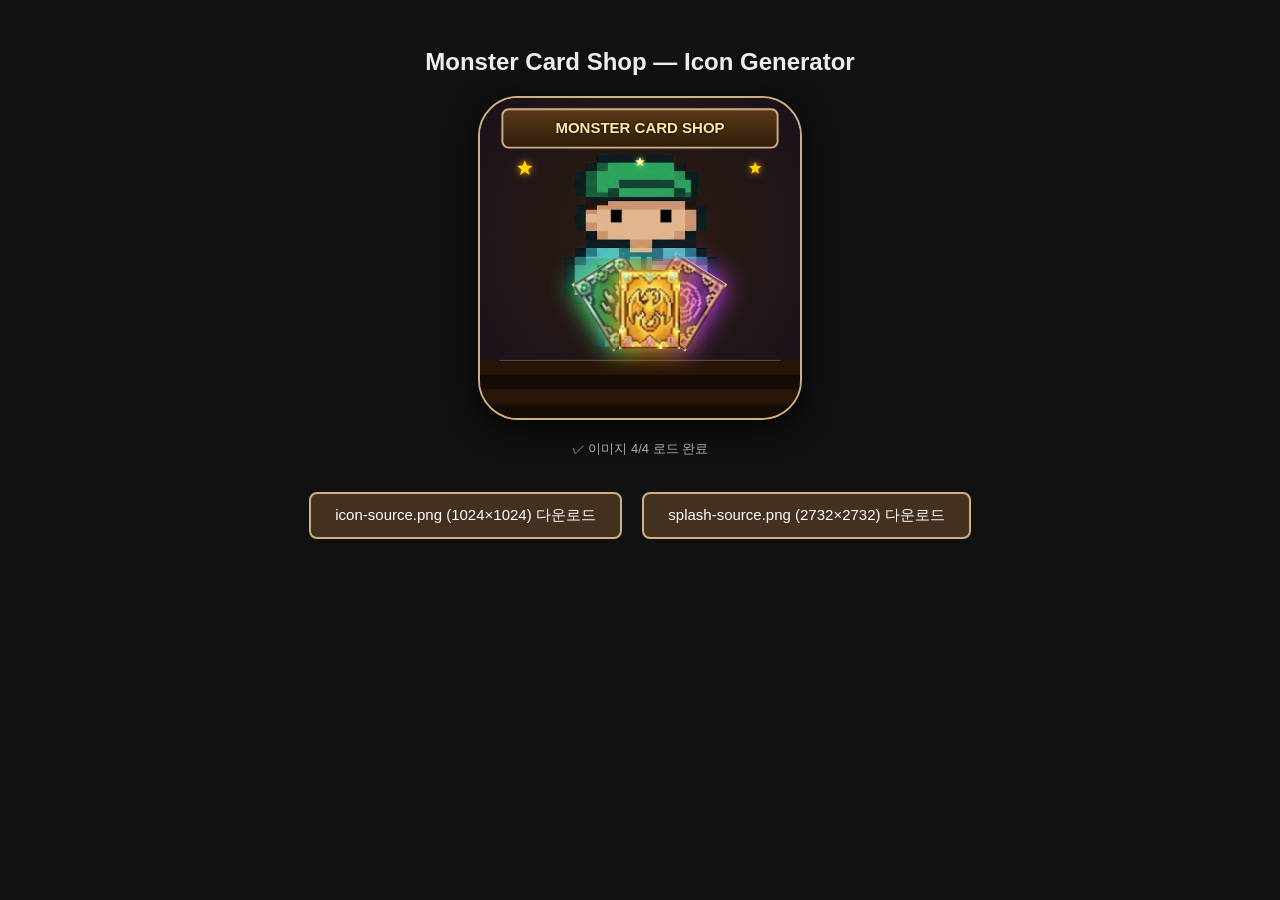
<file: icon-generator.html>
<!DOCTYPE html>
<html lang="ko">
<head>
<meta charset="UTF-8">
<title>Monster Card Shop — Icon Generator</title>
<style>
  body { background:#111; color:#eee; font-family:sans-serif; text-align:center; padding:20px; }
  #preview { width:320px; height:320px; border-radius:40px; margin:20px auto; display:block;
             box-shadow:0 8px 32px rgba(0,0,0,0.8); border:2px solid #cdb184; }
  button { margin:8px; padding:12px 24px; font-size:15px; background:#43301f; color:#fff;
           border:2px solid #cdb184; border-radius:8px; cursor:pointer; }
  button:hover { background:#6b4c30; }
  button:disabled { opacity:0.4; cursor:default; }
  #status { color:#aaa; font-size:13px; margin:8px 0; }
  canvas { display:none; }
</style>
</head>
<body>
<h2>Monster Card Shop — Icon Generator</h2>
<img id="preview" alt="로딩 중...">
<div id="status">이미지 로딩 중...</div>
<br>
<button id="btn-icon"   disabled>icon-source.png   (1024×1024) 다운로드</button>
<button id="btn-splash" disabled>splash-source.png (2732×2732) 다운로드</button>
<canvas id="c"></canvas>

<script>
const SRC = {
  char:   'assets/characters/man_staff.png',
  legend: 'assets/packs/Legend.png',
  epic:   'assets/packs/Epic.png',
  rare:   'assets/packs/Rare.png',
};
const imgs = {};
let done = 0;
const keys = Object.keys(SRC);
keys.forEach(k => {
  const img = new Image();
  img.onload  = () => { imgs[k] = img; if (++done===keys.length) onReady(); };
  img.onerror = () => { imgs[k] = null; if (++done===keys.length) onReady(); };
  img.src = SRC[k];
});

function rr(ctx,x,y,w,h,r){
  ctx.beginPath();
  ctx.moveTo(x+r,y);ctx.lineTo(x+w-r,y);ctx.arcTo(x+w,y,x+w,y+r,r);
  ctx.lineTo(x+w,y+h-r);ctx.arcTo(x+w,y+h,x+w-r,y+h,r);
  ctx.lineTo(x+r,y+h);ctx.arcTo(x,y+h,x,y+h-r,r);
  ctx.lineTo(x,y+r);ctx.arcTo(x,y,x+r,y,r);
  ctx.closePath();
}
function star(ctx,cx,cy,R,r,n,fill,glow){
  ctx.save();
  if(glow){ctx.shadowColor=glow;ctx.shadowBlur=R*.9;}
  ctx.beginPath();
  for(let i=0;i<n*2;i++){
    const rad=i%2===0?R:r,a=i*Math.PI/n-Math.PI/2;
    i===0?ctx.moveTo(cx+rad*Math.cos(a),cy+rad*Math.sin(a))
         :ctx.lineTo(cx+rad*Math.cos(a),cy+rad*Math.sin(a));
  }
  ctx.closePath();ctx.fillStyle=fill;ctx.fill();ctx.restore();
}

// multiply + screen 2패스로 흰 배경 제거 + 색상 복원
function drawChar(ctx,img,x,y,w,h){
  if(!img)return;
  ctx.save(); ctx.globalCompositeOperation='multiply';
  ctx.drawImage(img,x,y,w,h); ctx.restore();
  ctx.save(); ctx.globalCompositeOperation='screen'; ctx.globalAlpha=0.55;
  ctx.drawImage(img,x,y,w,h); ctx.restore();
  ctx.save(); ctx.globalAlpha=0.28;
  ctx.drawImage(img,x,y,w,h); ctx.restore();
}

function drawCard(ctx,img,tx,ty,angle,cw,ch,glow){
  if(!img)return;
  ctx.save();
  ctx.translate(tx,ty); ctx.rotate(angle);
  ctx.shadowColor=glow; ctx.shadowBlur=26;
  ctx.drawImage(img,-cw/2,0,cw,ch);
  ctx.restore();
}

// ── 아이콘 ────────────────────────────────────────────────────────────────────
function drawIcon(canvas, SIZE){
  const ctx=canvas.getContext('2d');
  canvas.width=canvas.height=SIZE;
  const S=SIZE/1024;

  // 배경
  const bg=ctx.createRadialGradient(SIZE*.5,SIZE*.44,SIZE*.03,SIZE*.5,SIZE*.44,SIZE*.74);
  bg.addColorStop(0,'#2e1d0e'); bg.addColorStop(1,'#17101f');
  ctx.fillStyle=bg; ctx.fillRect(0,0,SIZE,SIZE);

  // 바닥
  const fy=SIZE*.82;
  ctx.fillStyle='#1a0e06'; ctx.fillRect(0,fy,SIZE,SIZE-fy);
  ctx.save(); ctx.globalAlpha=0.22;
  for(let i=0;i<4;i++){ctx.fillStyle=i%2===0?'#5a3010':'#0e0804';ctx.fillRect(0,fy+i*(SIZE-fy)/4,SIZE,(SIZE-fy)/4);}
  ctx.restore();

  // 간판
  const sw=SIZE*.86,sh=SIZE*.12,sx=(SIZE-sw)/2,sy=SIZE*.035;
  rr(ctx,sx,sy,sw,sh,S*20);
  const sg=ctx.createLinearGradient(sx,sy,sx,sy+sh);
  sg.addColorStop(0,'#5a3a18'); sg.addColorStop(1,'#2e1c0a');
  ctx.fillStyle=sg; ctx.fill();
  ctx.strokeStyle='#cdb184'; ctx.lineWidth=S*6; ctx.stroke();
  ctx.save();
  ctx.textAlign='center'; ctx.textBaseline='middle';
  ctx.font=`900 ${S*48}px 'Arial Black',Arial,sans-serif`;
  ctx.fillStyle='#ffeaa0'; ctx.shadowColor='#000'; ctx.shadowBlur=S*10;
  ctx.fillText('MONSTER CARD SHOP',SIZE*.5,sy+sh*.52);
  ctx.restore();

  // ──────────────────────────────────────────────────────────
  // 구도 계획:
  //   캐릭터: 상체(머리+몸) 위쪽, 손이 화면 중간 정도에 위치
  //   카드:   손 위치에서 시작해 아래로 펼침 (캐릭터 위에 그려 "앞으로 내밀기")
  //   캐릭터 상체 재렌더: 카드 위에 머리/어깨 다시 그려서 "카드 쥔 손" 표현
  // ──────────────────────────────────────────────────────────

  // 캐릭터: 꽉 채우기 — 가로 넓게, 세로 바닥까지
  const charW = S*520, charH = S*650;
  const charX = (SIZE-charW)/2;
  const charY = SIZE*0.17;   // 아래로 내림

  // 손 위치: 캐릭터 세로 57%
  const handY  = charY + charH*0.57;
  const cardOffX = S*30, cardOffY = S*0;
  const leftHX = charX + charW*0.18 + cardOffX;
  const rightHX= charX + charW*0.82 + cardOffX;
  const ctrHX  = charX + charW*0.50 + cardOffX;
  const cw=S*195, ch=S*253;

  // ── 1. 캐릭터 전체 (카드 아래층) ─────────────────────
  drawChar(ctx, imgs.char, charX, charY, charW, charH);

  // ── 2. 카드 (캐릭터 손 위치에서 펼침) ────────────────
  drawCard(ctx, imgs.rare,   leftHX,  handY, -32*Math.PI/180, cw,ch,'#44ff88');
  drawCard(ctx, imgs.epic,   rightHX, handY,  32*Math.PI/180, cw,ch,'#cc44ff');
  drawCard(ctx, imgs.legend, ctrHX,   handY+S*5, 0,           cw,ch,'#ffaa00');

  // ── 3. 캐릭터 상체 재렌더 (머리+몸통이 카드 위로 나옴) ─
  ctx.save();
  ctx.beginPath();
  ctx.rect(charX - S*20, charY - S*5, charW + S*40, charH*0.53);
  ctx.clip();
  drawChar(ctx, imgs.char, charX, charY, charW, charH);
  ctx.restore();

  // 별
  star(ctx,SIZE*.14,SIZE*.22,S*26,S*11,5,'#ffd700','#ffaa00');
  star(ctx,SIZE*.86,SIZE*.22,S*21,S*9, 5,'#ffd700','#ffaa00');
  star(ctx,SIZE*.50,SIZE*.20,S*16,S*7, 5,'#fffaaa','#ffff88');

  // 바닥선
  ctx.save();ctx.strokeStyle='#cdb184';ctx.lineWidth=S*3;ctx.globalAlpha=0.4;
  ctx.beginPath();ctx.moveTo(SIZE*.06,fy);ctx.lineTo(SIZE*.94,fy);ctx.stroke();ctx.restore();
}

// ── 스플래시 ──────────────────────────────────────────────────────────────────
function drawSplash(canvas,SIZE){
  const ctx=canvas.getContext('2d');
  canvas.width=canvas.height=SIZE;
  const S=SIZE/1024;

  ctx.fillStyle='#17101f'; ctx.fillRect(0,0,SIZE,SIZE);
  const glow=ctx.createRadialGradient(SIZE/2,SIZE/2,SIZE*.03,SIZE/2,SIZE/2,SIZE*.5);
  glow.addColorStop(0,'rgba(80,50,15,0.55)'); glow.addColorStop(1,'rgba(23,16,31,0)');
  ctx.fillStyle=glow; ctx.fillRect(0,0,SIZE,SIZE);

  const iSz=SIZE*.42,iCX=SIZE/2,iCY=SIZE*.46,iR=iSz/2;
  ctx.save();
  ctx.beginPath(); ctx.arc(iCX,iCY,iR,0,Math.PI*2);
  const cb=ctx.createRadialGradient(iCX,iCY-iR*.1,iR*.04,iCX,iCY,iR);
  cb.addColorStop(0,'#3a2412'); cb.addColorStop(1,'#1e1228');
  ctx.fillStyle=cb; ctx.fill();
  ctx.strokeStyle='#cdb184'; ctx.lineWidth=S*12; ctx.stroke();
  ctx.restore();

  ctx.save();
  ctx.beginPath(); ctx.arc(iCX,iCY,iR-S*8,0,Math.PI*2); ctx.clip();

  const iS=iSz/1024;
  const charW=iS*520*1024,charH=iS*650*1024;
  const charX=iCX-charW/2,charY=iCY-iSz*.48;
  const cw=iS*195*1024,ch=iS*253*1024;
  const handY=charY+charH*.57;
  const cardOffX=iS*30*1024;
  const leftHX=charX+charW*.18+cardOffX,rightHX=charX+charW*.82+cardOffX,ctrHX=charX+charW*.50+cardOffX;

  drawChar(ctx,imgs.char,charX,charY,charW,charH);

  drawCard(ctx,imgs.rare,  leftHX, handY,-32*Math.PI/180,cw,ch,'#44ff88');
  drawCard(ctx,imgs.epic,  rightHX,handY, 32*Math.PI/180,cw,ch,'#cc44ff');
  drawCard(ctx,imgs.legend,ctrHX,  handY+iS*5*1024,0,   cw,ch,'#ffaa00');

  // 상체 재렌더
  ctx.save();
  ctx.beginPath();
  ctx.rect(charX-iS*20*1024,charY-iS*5*1024,charW+iS*40*1024,charH*.53);
  ctx.clip();
  drawChar(ctx,imgs.char,charX,charY,charW,charH);
  ctx.restore();

  ctx.restore();

  const ty=SIZE*.73;
  ctx.save(); ctx.textAlign='center'; ctx.shadowColor='#000'; ctx.shadowBlur=S*24;
  ctx.font=`900 ${S*148}px 'Arial Black',Arial,sans-serif`;
  ctx.fillStyle='#ffeaa0'; ctx.fillText('MONSTER',SIZE/2,ty);
  ctx.font=`900 ${S*100}px 'Arial Black',Arial,sans-serif`;
  ctx.fillStyle='#cdb184'; ctx.fillText('CARD  SHOP',SIZE/2,ty+S*164);
  ctx.restore();

  star(ctx,SIZE*.18,SIZE*.22,S*30,S*13,5,'#ffd700','#ffaa00');
  star(ctx,SIZE*.82,SIZE*.22,S*24,S*10,5,'#ffd700','#ffaa00');
}

// ── 초기화 ───────────────────────────────────────────────────────────────────
function onReady(){
  const n=Object.values(imgs).filter(Boolean).length;
  document.getElementById('status').textContent=`✓ 이미지 ${n}/${keys.length} 로드 완료`;
  const canvas=document.getElementById('c');
  try{
    drawIcon(canvas,320);
    document.getElementById('preview').src=canvas.toDataURL('image/png');
    document.getElementById('btn-icon').disabled=false;
    document.getElementById('btn-splash').disabled=false;
    document.getElementById('btn-icon').onclick=()=>{ drawIcon(canvas,1024); dl('icon-source.png'); };
    document.getElementById('btn-splash').onclick=()=>{ drawSplash(canvas,2732); dl('splash-source.png'); };
  }catch(e){
    document.getElementById('status').textContent='오류: '+e.message;
    document.getElementById('status').style.color='#f55';
    console.error(e);
  }
}
function dl(name){
  const a=document.createElement('a');
  try{ a.href=document.getElementById('c').toDataURL('image/png'); }
  catch(e){ alert('저장 오류: '+e.message); return; }
  a.download=name; a.click();
}
</script>
</body>
</html>
</file>
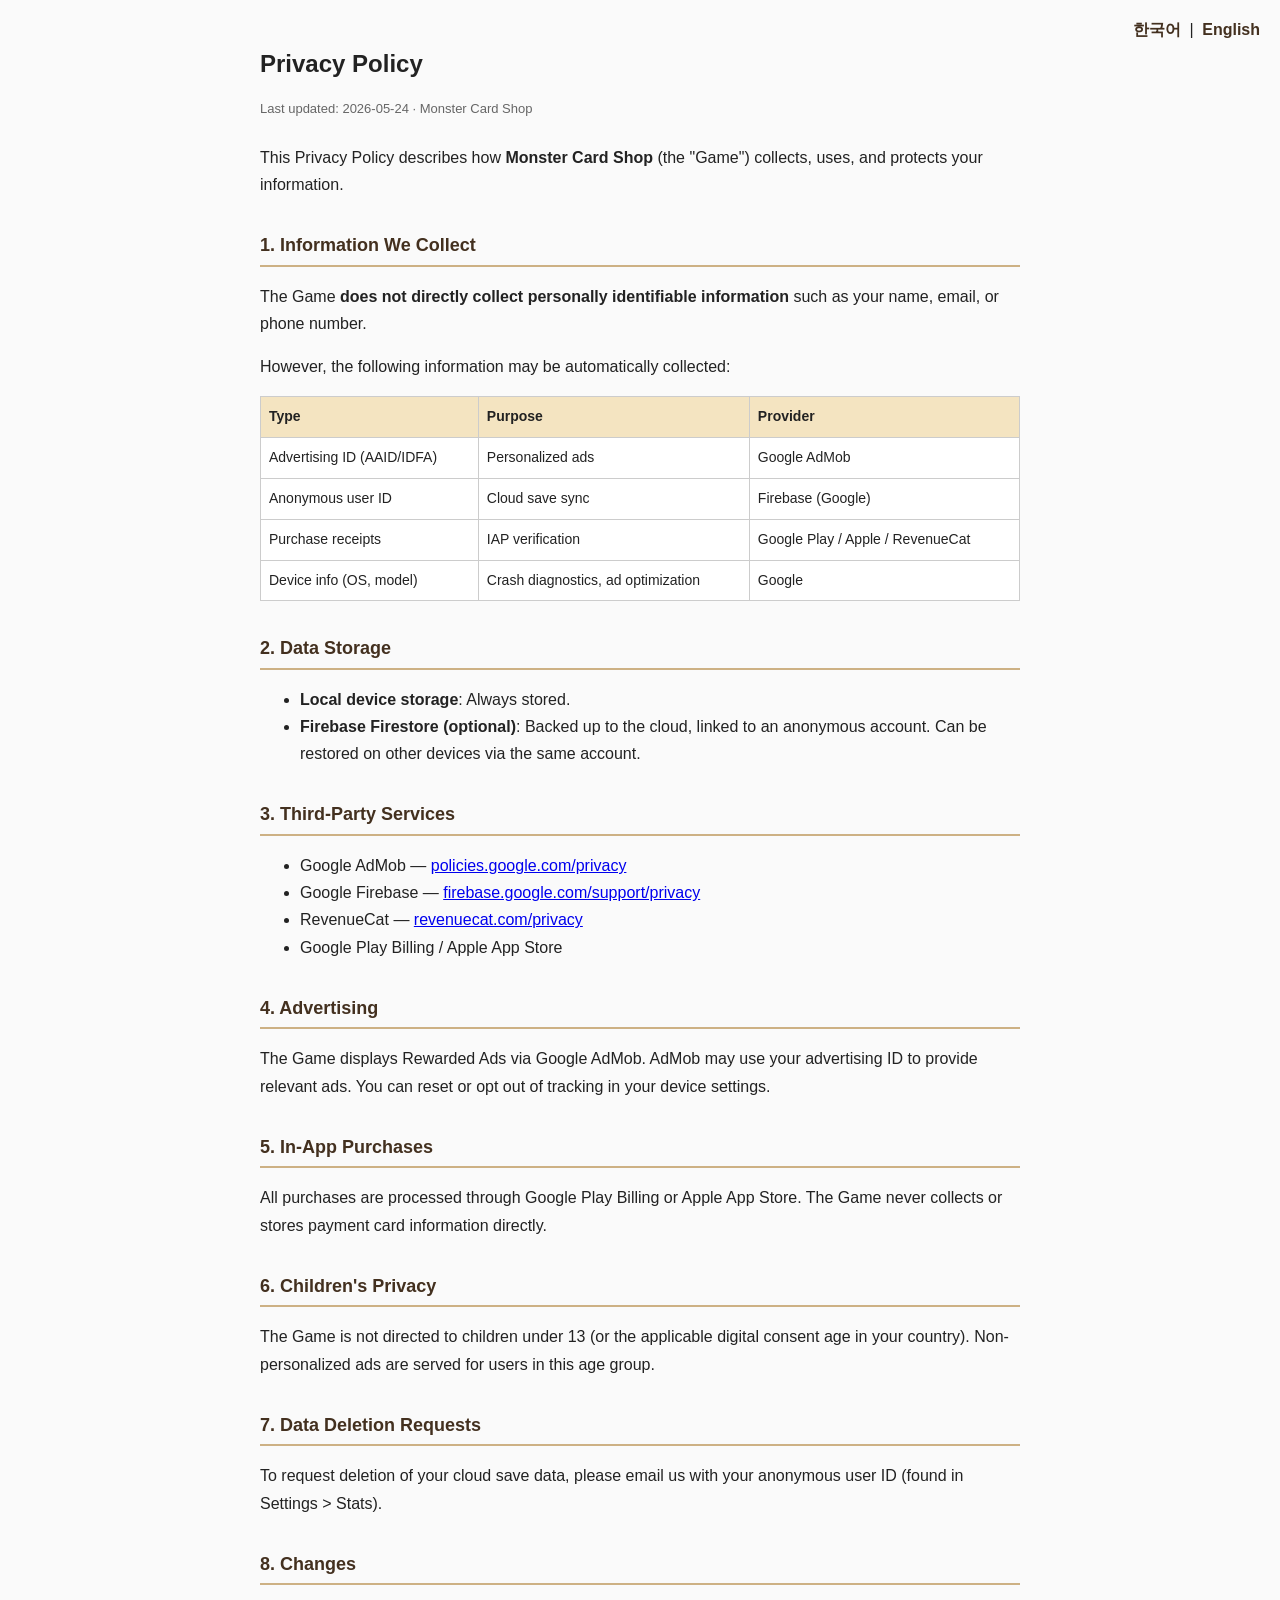
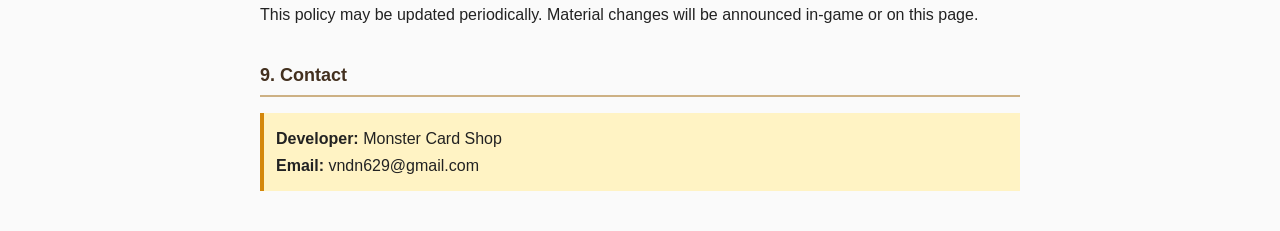
<file: privacy.html>
<!DOCTYPE html>
<html lang="ko">
<head>
<meta charset="UTF-8">
<meta name="viewport" content="width=device-width, initial-scale=1.0">
<title>개인정보처리방침 — Monster Card Shop</title>
<style>
  body{font-family:'Apple SD Gothic Neo','맑은 고딕',sans-serif;max-width:760px;margin:0 auto;padding:24px;line-height:1.7;color:#222;background:#fafafa}
  h1{font-size:24px;margin-bottom:8px}
  h2{font-size:18px;margin-top:32px;color:#43301f;border-bottom:2px solid #cdb184;padding-bottom:4px}
  .meta{color:#666;font-size:13px;margin-bottom:24px}
  table{width:100%;border-collapse:collapse;margin:12px 0;font-size:14px}
  th,td{border:1px solid #ccc;padding:8px;text-align:left;background:#fff}
  th{background:#f4e4c1}
  .lang-switch{position:absolute;top:16px;right:16px}
  .lang-switch a{margin:0 4px;color:#43301f;text-decoration:none;font-weight:bold}
  .lang-switch a:hover{text-decoration:underline}
  section[lang]{display:none}
  section.active{display:block}
  .contact{background:#fff3c4;padding:12px;border-left:4px solid #d4870a;margin:16px 0}
</style>
</head>
<body>

<div class="lang-switch">
  <a href="#" onclick="setLang('ko');return false">한국어</a> |
  <a href="#" onclick="setLang('en');return false">English</a>
</div>

<!-- ═══════════ 한국어 ═══════════ -->
<section lang="ko" class="active">

<h1>개인정보처리방침</h1>
<p class="meta">최종 업데이트: 2026-05-24 · Monster Card Shop</p>

<p>본 개인정보처리방침은 모바일 게임 <b>Monster Card Shop</b>(이하 "본 게임")이 이용자의 개인정보를 어떻게 수집·이용·보호하는지 설명합니다.</p>

<h2>1. 수집하는 정보</h2>
<p>본 게임은 <b>이용자의 이름·이메일·전화번호 등 개인을 식별할 수 있는 정보를 직접 수집하지 않습니다.</b></p>
<p>다만 다음 정보가 자동으로 수집·처리될 수 있습니다:</p>
<table>
  <tr><th>항목</th><th>목적</th><th>처리 주체</th></tr>
  <tr><td>광고 ID (AAID/IDFA)</td><td>맞춤형 광고 표시</td><td>Google AdMob</td></tr>
  <tr><td>익명 사용자 ID</td><td>게임 저장 데이터 동기화</td><td>Firebase (Google)</td></tr>
  <tr><td>구매 영수증</td><td>인앱 결제 검증</td><td>Google Play / Apple / RevenueCat</td></tr>
  <tr><td>기기 정보 (OS, 모델)</td><td>크래시 진단·광고 최적화</td><td>Google</td></tr>
</table>

<h2>2. 저장 데이터</h2>
<p>게임 진행 상황(레벨, 보유 카드, 골드 등)은 다음 위치에 저장됩니다:</p>
<ul>
  <li><b>기기 내 로컬 저장소</b>: 항상 저장됩니다.</li>
  <li><b>Firebase Firestore (선택)</b>: 익명 계정과 연결되어 클라우드에 백업됩니다. 다른 기기에서 동일 계정으로 로그인 시 복원 가능합니다.</li>
</ul>

<h2>3. 제3자 서비스</h2>
<p>본 게임은 다음 제3자 서비스를 이용합니다. 각 서비스의 개인정보처리방침이 별도로 적용됩니다:</p>
<ul>
  <li>Google AdMob — <a href="https://policies.google.com/privacy" target="_blank">policies.google.com/privacy</a></li>
  <li>Google Firebase — <a href="https://firebase.google.com/support/privacy" target="_blank">firebase.google.com/support/privacy</a></li>
  <li>RevenueCat (결제 처리) — <a href="https://www.revenuecat.com/privacy" target="_blank">revenuecat.com/privacy</a></li>
  <li>Google Play Billing / Apple App Store</li>
</ul>

<h2>4. 광고</h2>
<p>본 게임은 Google AdMob을 통해 보상형 광고(Rewarded Ad)를 표시합니다. AdMob은 광고 ID를 사용하여 사용자에게 관련성 높은 광고를 제공할 수 있습니다. 광고 ID는 기기 설정에서 초기화하거나 추적을 거부할 수 있습니다.</p>

<h2>5. 인앱 결제</h2>
<p>인앱 결제는 Google Play Billing 또는 Apple App Store In-App Purchase를 통해서만 처리됩니다. 본 게임은 신용카드 번호 등 결제 정보를 직접 수집하거나 저장하지 않습니다.</p>

<h2>6. 아동의 개인정보</h2>
<p>본 게임은 만 13세 미만(또는 해당 국가의 디지털 동의 연령) 아동을 대상으로 하지 않습니다. 광고는 동일한 연령 기준에 맞춰 비개인화(non-personalized) 광고가 표시될 수 있습니다.</p>

<h2>7. 데이터 삭제 요청</h2>
<p>클라우드에 저장된 게임 데이터의 삭제를 원하시면 아래 이메일로 익명 사용자 ID와 함께 요청해 주세요. 익명 ID는 게임 내 설정 > 통계 화면에서 확인할 수 있습니다.</p>

<h2>8. 변경 사항</h2>
<p>본 방침은 법령 또는 서비스 변경에 따라 수정될 수 있으며, 변경 시 게임 내 또는 본 페이지에 공지합니다.</p>

<h2>9. 연락처</h2>
<div class="contact">
  <b>개발자:</b> Monster Card Shop<br>
  <b>이메일:</b> vndn629@gmail.com
</div>

</section>

<!-- ═══════════ English ═══════════ -->
<section lang="en">

<h1>Privacy Policy</h1>
<p class="meta">Last updated: 2026-05-24 · Monster Card Shop</p>

<p>This Privacy Policy describes how <b>Monster Card Shop</b> (the "Game") collects, uses, and protects your information.</p>

<h2>1. Information We Collect</h2>
<p>The Game <b>does not directly collect personally identifiable information</b> such as your name, email, or phone number.</p>
<p>However, the following information may be automatically collected:</p>
<table>
  <tr><th>Type</th><th>Purpose</th><th>Provider</th></tr>
  <tr><td>Advertising ID (AAID/IDFA)</td><td>Personalized ads</td><td>Google AdMob</td></tr>
  <tr><td>Anonymous user ID</td><td>Cloud save sync</td><td>Firebase (Google)</td></tr>
  <tr><td>Purchase receipts</td><td>IAP verification</td><td>Google Play / Apple / RevenueCat</td></tr>
  <tr><td>Device info (OS, model)</td><td>Crash diagnostics, ad optimization</td><td>Google</td></tr>
</table>

<h2>2. Data Storage</h2>
<ul>
  <li><b>Local device storage</b>: Always stored.</li>
  <li><b>Firebase Firestore (optional)</b>: Backed up to the cloud, linked to an anonymous account. Can be restored on other devices via the same account.</li>
</ul>

<h2>3. Third-Party Services</h2>
<ul>
  <li>Google AdMob — <a href="https://policies.google.com/privacy" target="_blank">policies.google.com/privacy</a></li>
  <li>Google Firebase — <a href="https://firebase.google.com/support/privacy" target="_blank">firebase.google.com/support/privacy</a></li>
  <li>RevenueCat — <a href="https://www.revenuecat.com/privacy" target="_blank">revenuecat.com/privacy</a></li>
  <li>Google Play Billing / Apple App Store</li>
</ul>

<h2>4. Advertising</h2>
<p>The Game displays Rewarded Ads via Google AdMob. AdMob may use your advertising ID to provide relevant ads. You can reset or opt out of tracking in your device settings.</p>

<h2>5. In-App Purchases</h2>
<p>All purchases are processed through Google Play Billing or Apple App Store. The Game never collects or stores payment card information directly.</p>

<h2>6. Children's Privacy</h2>
<p>The Game is not directed to children under 13 (or the applicable digital consent age in your country). Non-personalized ads are served for users in this age group.</p>

<h2>7. Data Deletion Requests</h2>
<p>To request deletion of your cloud save data, please email us with your anonymous user ID (found in Settings > Stats).</p>

<h2>8. Changes</h2>
<p>This policy may be updated periodically. Material changes will be announced in-game or on this page.</p>

<h2>9. Contact</h2>
<div class="contact">
  <b>Developer:</b> Monster Card Shop<br>
  <b>Email:</b> vndn629@gmail.com
</div>

</section>

<script>
function setLang(lang){
  document.querySelectorAll('section[lang]').forEach(s=>{
    s.classList.toggle('active', s.getAttribute('lang')===lang);
  });
  document.documentElement.lang = lang;
}
// 브라우저 언어 감지
if (navigator.language && navigator.language.indexOf('ko')!==0) setLang('en');
</script>

</body>
</html>
</file>
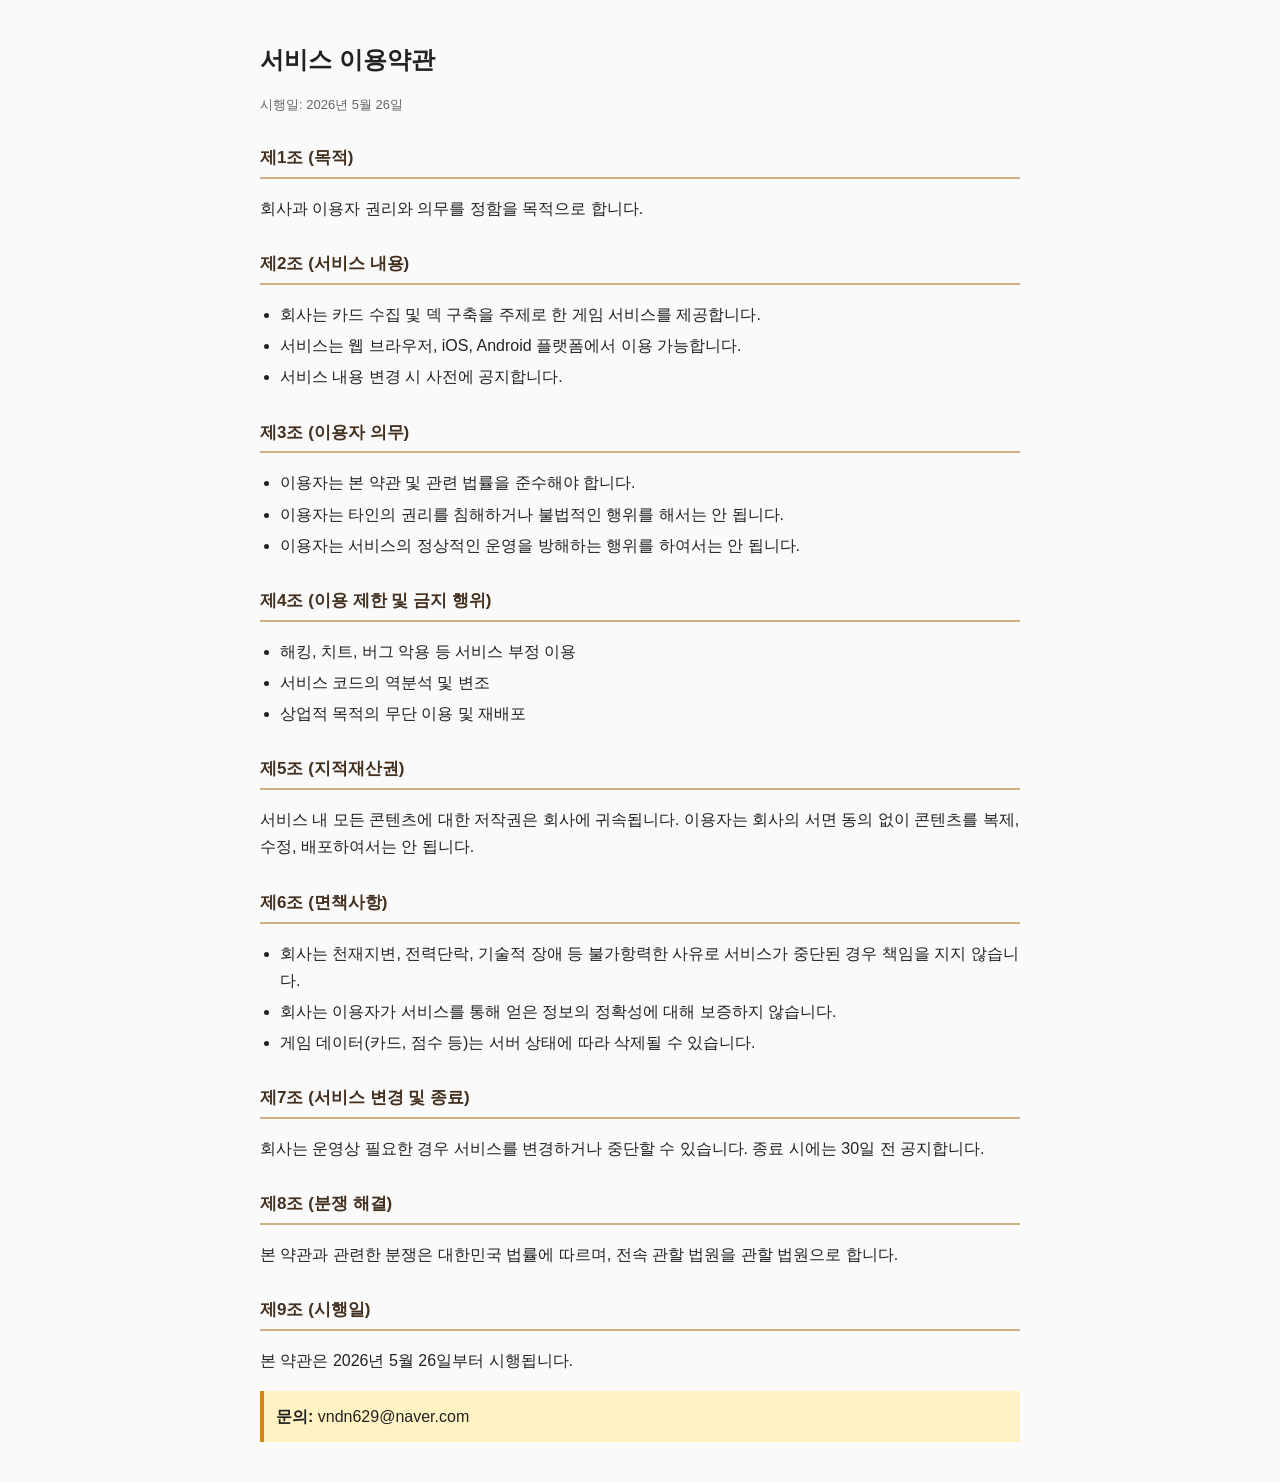
<file: terms.html>
<!DOCTYPE html>
<html lang="ko">
<head>
<meta charset="UTF-8">
<meta name="viewport" content="width=device-width, initial-scale=1.0">
<title>서비스 이용약관 &mdash; 몬스터카드샵</title>
<style>
body{font-family:'Apple SD Gothic Neo',sans-serif;max-width:760px;margin:0 auto;padding:24px;line-height:1.7;color:#222;background:#fafafa}
h1{font-size:24px;margin-bottom:8px}
h2{font-size:17px;margin-top:28px;color:#43301f;border-bottom:2px solid #cdb184;padding-bottom:4px}
.meta{color:#666;font-size:13px;margin-bottom:24px}
.contact{background:#fff3c4;padding:12px;border-left:4px solid #d4870a;margin:16px 0}
ul{padding-left:20px} li{margin:4px 0}
</style>
</head>
<body>
<h1>서비스 이용약관</h1>
<p class="meta">시행일: 2026년 5월 26일</p>

<h2>제1조 (목적)</h2>
<p>회사과 이용자 권리와 의무를 정함을 목적으로 합니다.</p>

<h2>제2조 (서비스 내용)</h2>
<ul>
<li>회사는 카드 수집 및 덱 구축을 주제로 한 게임 서비스를 제공합니다.</li>
<li>서비스는 웹 브라우저, iOS, Android 플랫폼에서 이용 가능합니다.</li>
<li>서비스 내용 변경 시 사전에 공지합니다.</li>
</ul>

<h2>제3조 (이용자 의무)</h2>
<ul>
<li>이용자는 본 약관 및 관련 법률을 준수해야 합니다.</li>
<li>이용자는 타인의 권리를 침해하거나 불법적인 행위를 해서는 안 됩니다.</li>
<li>이용자는 서비스의 정상적인 운영을 방해하는 행위를 하여서는 안 됩니다.</li>
</ul>

<h2>제4조 (이용 제한 및 금지 행위)</h2>
<ul>
<li>해킹, 치트, 버그 악용 등 서비스 부정 이용</li>
<li>서비스 코드의 역분석 및 변조</li>
<li>상업적 목적의 무단 이용 및 재배포</li>
</ul>

<h2>제5조 (지적재산권)</h2>
<p>서비스 내 모든 콘텐츠에 대한 저작권은 회사에 귀속됩니다. 이용자는 회사의 서면 동의 없이 콘텐츠를 복제, 수정, 배포하여서는 안 됩니다.</p>

<h2>제6조 (면책사항)</h2>
<ul>
<li>회사는 천재지변, 전력단락, 기술적 장애 등 불가항력한 사유로 서비스가 중단된 경우 책임을 지지 않습니다.</li>
<li>회사는 이용자가 서비스를 통해 얻은 정보의 정확성에 대해 보증하지 않습니다.</li>
<li>게임 데이터(카드, 점수 등)는 서버 상태에 따라 삭제될 수 있습니다.</li>
</ul>

<h2>제7조 (서비스 변경 및 종료)</h2>
<p>회사는 운영상 필요한 경우 서비스를 변경하거나 중단할 수 있습니다. 종료 시에는 30일 전 공지합니다.</p>

<h2>제8조 (분쟁 해결)</h2>
<p>본 약관과 관련한 분쟁은 대한민국 법률에 따르며, 전속 관할 법원을 관할 법원으로 합니다.</p>

<h2>제9조 (시행일)</h2>
<p>본 약관은 2026년 5월 26일부터 시행됩니다.</p>

<div class="contact">
<strong>문의:</strong> vndn629@naver.com
</div>
</body>
</html>
</file>
